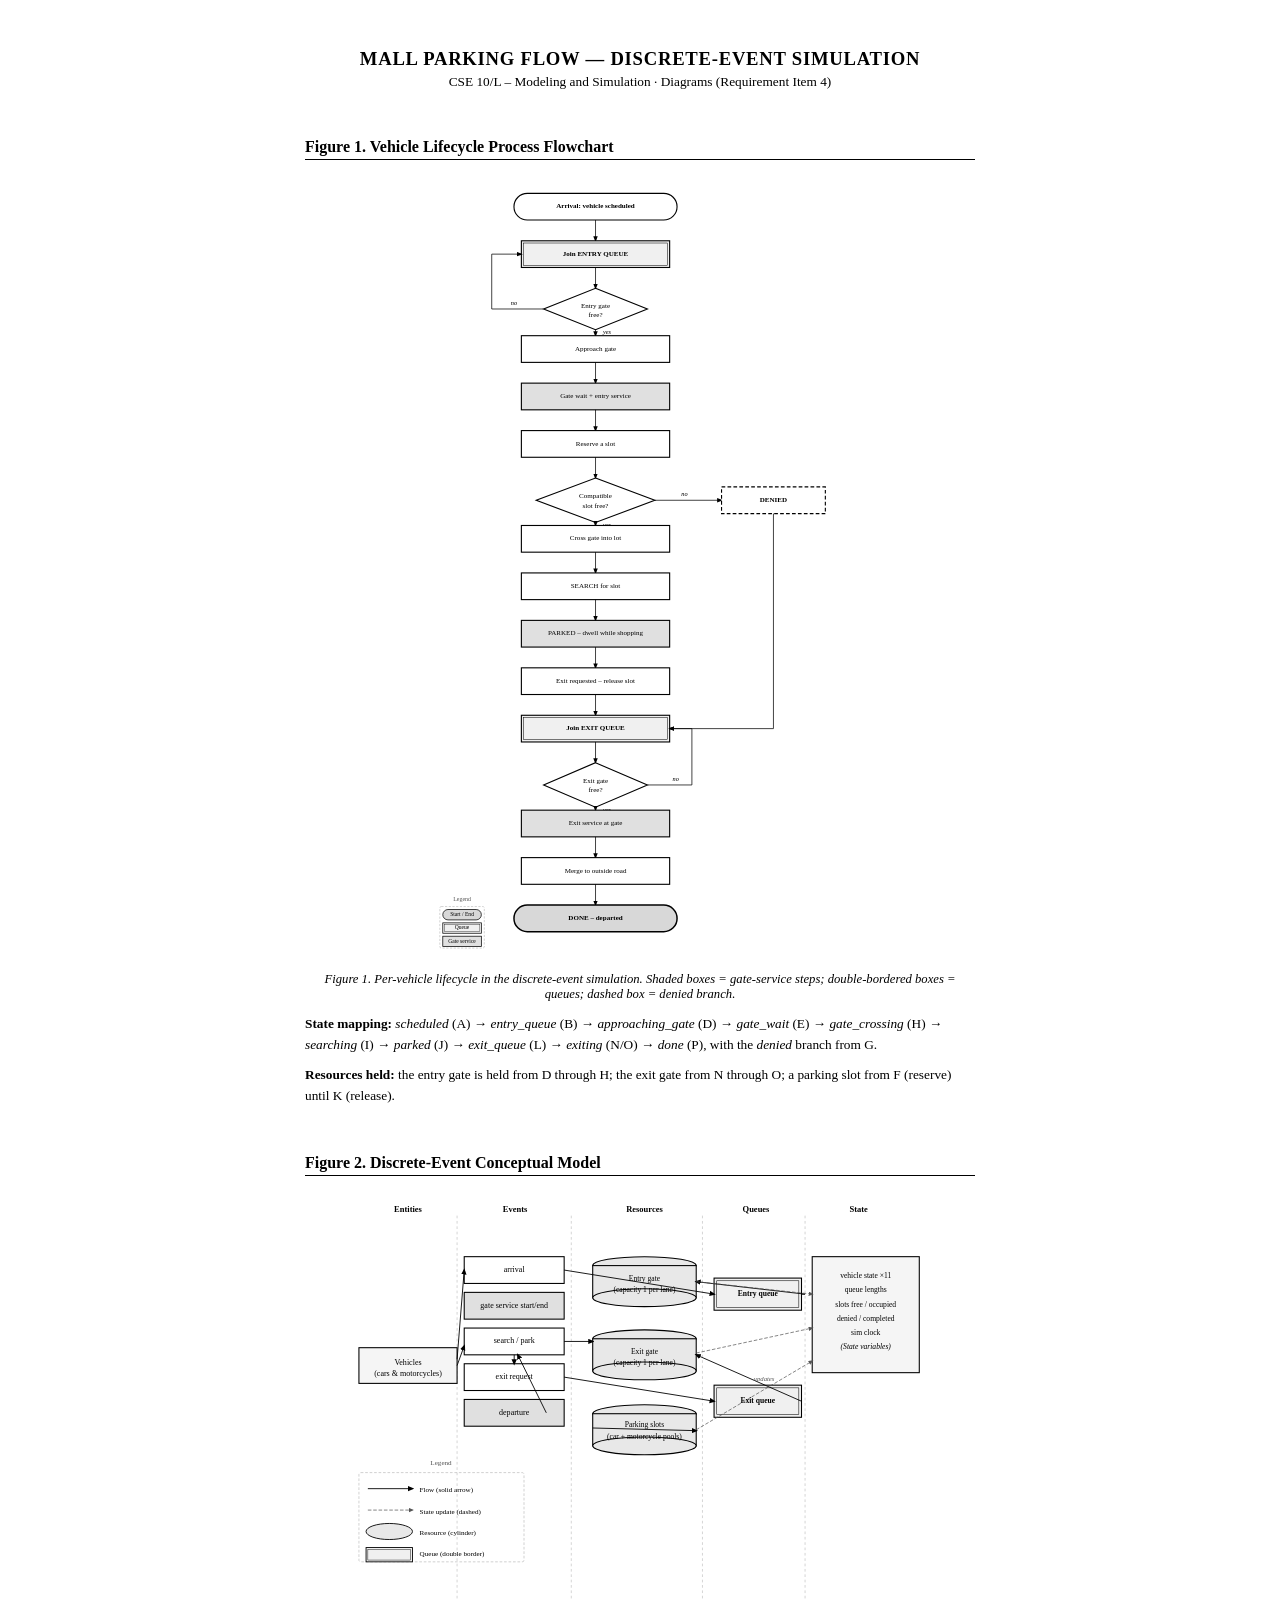
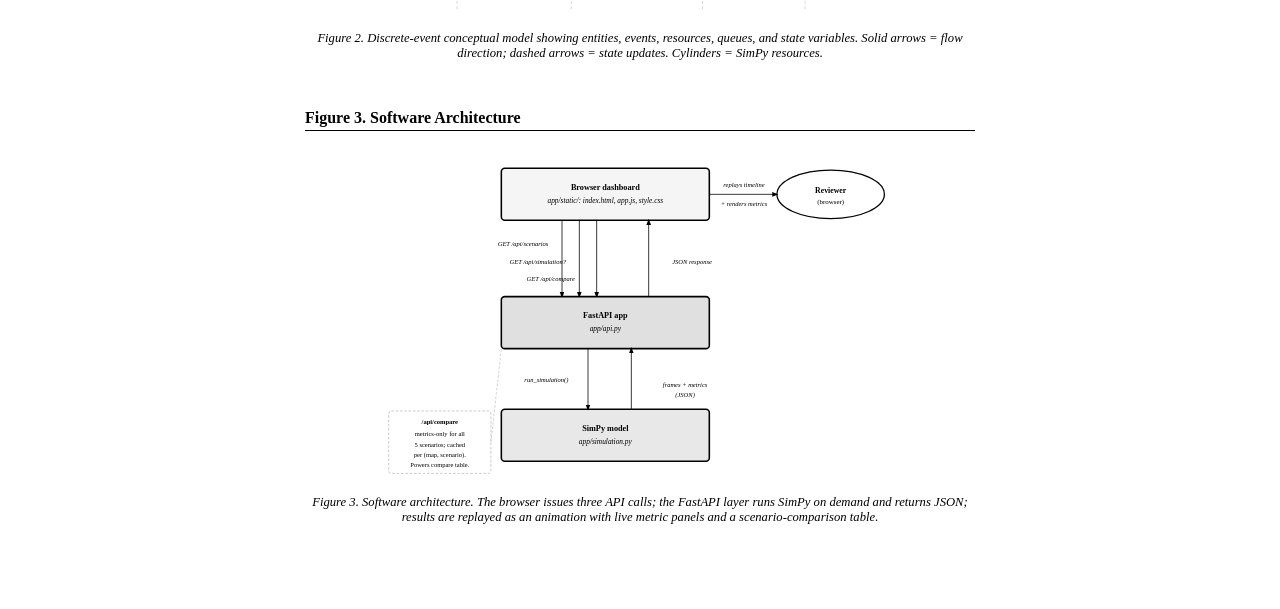
<file: docs/flowcharts.html>
<!DOCTYPE html>
<html lang="en">
<head>
<meta charset="UTF-8">
<title>CSE 10/L – Parking Simulation: Diagrams</title>
<style>
  *, *::before, *::after { box-sizing: border-box; margin: 0; padding: 0; }
  body {
    font-family: "Times New Roman", Times, serif;
    font-size: 12pt;
    color: #000;
    background: #fff;
    max-width: 750px;
    margin: 0 auto;
    padding: 48px 40px 72px;
  }
  h1 {
    font-size: 14pt;
    font-weight: bold;
    text-align: center;
    letter-spacing: 0.04em;
    text-transform: uppercase;
    margin-bottom: 4px;
  }
  h2 {
    font-size: 12pt;
    font-weight: bold;
    margin-top: 48px;
    margin-bottom: 6px;
    border-bottom: 1px solid #000;
    padding-bottom: 3px;
  }
  .subtitle {
    font-size: 10pt;
    text-align: center;
    margin-bottom: 36px;
  }
  .fig-wrap {
    display: flex;
    justify-content: center;
    margin: 20px 0 6px;
  }
  .caption {
    font-size: 9.5pt;
    font-style: italic;
    text-align: center;
    margin-bottom: 12px;
  }
  p.note {
    font-size: 10pt;
    line-height: 1.55;
    margin-top: 10px;
  }
  p.note b { font-style: normal; }

  /* --- shared SVG styles (set on elements via attributes) --- */
</style>
</head>
<body>

<h1>Mall Parking Flow — Discrete-Event Simulation</h1>
<p class="subtitle">CSE 10/L – Modeling and Simulation · Diagrams (Requirement Item 4)</p>

<!-- ================================================================ -->
<h2>Figure 1. Vehicle Lifecycle Process Flowchart</h2>

<div class="fig-wrap">
<!--
  Vertical flowchart.
  Layout (each node centred at cx, cy):
    A  (230, 36)   rounded-rect  "Arrival: vehicle scheduled"
    B  (230, 100)  rect          "Join ENTRY QUEUE"
    C  (230, 164)  diamond       "Entry gate free?"
       yes → D (230, 228)
       no  → back to B (left loop)
    D  (230, 228)  rect          "Approach gate"
    E  (230, 292)  rect          "Gate wait + entry service"
    F  (230, 356)  rect          "Reserve a slot"
    G  (230, 420)  diamond       "Compatible slot free?"
       no  → DEN (440, 420)
       yes → H (230, 484)
    H  (230, 484)  rect          "Cross gate into lot"
    I  (230, 548)  rect          "SEARCH for slot"
    J  (230, 612)  rect          "PARKED – dwell while shopping"
    K  (230, 676)  rect          "Exit requested – release slot"
    DEN(440, 420)  rect (dashed) "DENIED"
    L  (230, 740)  rect          "Join EXIT QUEUE"
    M  (230, 804)  diamond       "Exit gate free?"
       no  → back to L (right loop)
       yes → N (230, 868)
    N  (230, 868)  rect          "Exit service at gate"
    O  (230, 932)  rect          "Merge to outside road"
    P  (230, 996)  rounded-rect  "DONE – departed"
-->
<svg viewBox="0 0 580 1060" width="430" xmlns="http://www.w3.org/2000/svg"
     font-family="Times New Roman, Times, serif" font-size="9.5">

  <!-- ARROW MARKER -->
  <defs>
    <marker id="arr" markerWidth="8" markerHeight="8" refX="6" refY="3" orient="auto">
      <path d="M0,0 L0,6 L8,3 z" fill="#000"/>
    </marker>
    <marker id="arr-d" markerWidth="8" markerHeight="8" refX="6" refY="3" orient="auto">
      <path d="M0,0 L0,6 L8,3 z" fill="#555"/>
    </marker>
  </defs>

  <!-- ---- NODE HELPERS (inline) ---- -->

  <!-- A: start rounded rect -->
  <rect x="120" y="18" width="220" height="36" rx="18" ry="18"
        fill="#fff" stroke="#000" stroke-width="1.5"/>
  <text x="230" y="36" text-anchor="middle" dominant-baseline="middle" font-weight="bold">
    Arrival: vehicle scheduled
  </text>

  <!-- A → B -->
  <line x1="230" y1="54" x2="230" y2="82" stroke="#000" stroke-width="1" marker-end="url(#arr)"/>

  <!-- B: ENTRY QUEUE (double border) -->
  <rect x="130" y="82" width="200" height="36" fill="#f0f0f0" stroke="#000" stroke-width="1.5"/>
  <rect x="133" y="85" width="194" height="30" fill="none" stroke="#000" stroke-width="0.7"/>
  <text x="230" y="100" text-anchor="middle" dominant-baseline="middle" font-weight="bold">
    Join ENTRY QUEUE
  </text>

  <!-- B → C -->
  <line x1="230" y1="118" x2="230" y2="146" stroke="#000" stroke-width="1" marker-end="url(#arr)"/>

  <!-- C: diamond "Entry gate free?" -->
  <polygon points="230,146 300,174 230,202 160,174"
           fill="#fff" stroke="#000" stroke-width="1.5"/>
  <text x="230" y="170" text-anchor="middle" dominant-baseline="middle">Entry gate</text>
  <text x="230" y="182" text-anchor="middle" dominant-baseline="middle">free?</text>

  <!-- C no → loop left back to B -->
  <path d="M160,174 L90,174 L90,100 L130,100" fill="none" stroke="#000" stroke-width="1" marker-end="url(#arr)"/>
  <text x="120" y="168" text-anchor="middle" font-size="8.5" font-style="italic">no</text>

  <!-- C yes → D -->
  <line x1="230" y1="202" x2="230" y2="210" stroke="#000" stroke-width="1" marker-end="url(#arr)"/>
  <text x="240" y="208" font-size="8.5" font-style="italic">yes</text>

  <!-- D: Approach gate -->
  <rect x="130" y="210" width="200" height="36" fill="#fff" stroke="#000" stroke-width="1.5"/>
  <text x="230" y="228" text-anchor="middle" dominant-baseline="middle">Approach gate</text>

  <!-- D → E -->
  <line x1="230" y1="246" x2="230" y2="274" stroke="#000" stroke-width="1" marker-end="url(#arr)"/>

  <!-- E: Gate wait (shaded) -->
  <rect x="130" y="274" width="200" height="36" fill="#e0e0e0" stroke="#000" stroke-width="1.5"/>
  <text x="230" y="292" text-anchor="middle" dominant-baseline="middle">Gate wait + entry service</text>

  <!-- E → F -->
  <line x1="230" y1="310" x2="230" y2="338" stroke="#000" stroke-width="1" marker-end="url(#arr)"/>

  <!-- F: Reserve a slot -->
  <rect x="130" y="338" width="200" height="36" fill="#fff" stroke="#000" stroke-width="1.5"/>
  <text x="230" y="356" text-anchor="middle" dominant-baseline="middle">Reserve a slot</text>

  <!-- F → G -->
  <line x1="230" y1="374" x2="230" y2="402" stroke="#000" stroke-width="1" marker-end="url(#arr)"/>

  <!-- G: diamond "Compatible slot free?" -->
  <polygon points="230,402 310,432 230,462 150,432"
           fill="#fff" stroke="#000" stroke-width="1.5"/>
  <text x="230" y="427" text-anchor="middle" dominant-baseline="middle">Compatible</text>
  <text x="230" y="440" text-anchor="middle" dominant-baseline="middle">slot free?</text>

  <!-- G no → DEN (right) -->
  <path d="M310,432 L400,432" fill="none" stroke="#000" stroke-width="1" marker-end="url(#arr)"/>
  <text x="350" y="426" text-anchor="middle" font-size="8.5" font-style="italic">no</text>

  <!-- DEN: dashed box -->
  <rect x="400" y="414" width="140" height="36" fill="#fff"
        stroke="#000" stroke-width="1.5" stroke-dasharray="5,3"/>
  <text x="470" y="432" text-anchor="middle" dominant-baseline="middle" font-weight="bold">DENIED</text>

  <!-- DEN → L (down then left) -->
  <path d="M470,450 L470,740 L330,740" fill="none" stroke="#000" stroke-width="1" marker-end="url(#arr)"/>

  <!-- G yes → H -->
  <line x1="230" y1="462" x2="230" y2="466" stroke="#000" stroke-width="1" marker-end="url(#arr)"/>
  <text x="240" y="468" font-size="8.5" font-style="italic">yes</text>

  <!-- H: Cross gate into lot -->
  <rect x="130" y="466" width="200" height="36" fill="#fff" stroke="#000" stroke-width="1.5"/>
  <text x="230" y="484" text-anchor="middle" dominant-baseline="middle">Cross gate into lot</text>

  <!-- H → I -->
  <line x1="230" y1="502" x2="230" y2="530" stroke="#000" stroke-width="1" marker-end="url(#arr)"/>

  <!-- I: SEARCH -->
  <rect x="130" y="530" width="200" height="36" fill="#fff" stroke="#000" stroke-width="1.5"/>
  <text x="230" y="548" text-anchor="middle" dominant-baseline="middle">SEARCH for slot</text>

  <!-- I → J -->
  <line x1="230" y1="566" x2="230" y2="594" stroke="#000" stroke-width="1" marker-end="url(#arr)"/>

  <!-- J: PARKED (shaded) -->
  <rect x="130" y="594" width="200" height="36" fill="#e0e0e0" stroke="#000" stroke-width="1.5"/>
  <text x="230" y="612" text-anchor="middle" dominant-baseline="middle">PARKED – dwell while shopping</text>

  <!-- J → K -->
  <line x1="230" y1="630" x2="230" y2="658" stroke="#000" stroke-width="1" marker-end="url(#arr)"/>

  <!-- K: Exit requested -->
  <rect x="130" y="658" width="200" height="36" fill="#fff" stroke="#000" stroke-width="1.5"/>
  <text x="230" y="676" text-anchor="middle" dominant-baseline="middle">Exit requested – release slot</text>

  <!-- K → L -->
  <line x1="230" y1="694" x2="230" y2="722" stroke="#000" stroke-width="1" marker-end="url(#arr)"/>

  <!-- L: EXIT QUEUE (double border) -->
  <rect x="130" y="722" width="200" height="36" fill="#f0f0f0" stroke="#000" stroke-width="1.5"/>
  <rect x="133" y="725" width="194" height="30" fill="none" stroke="#000" stroke-width="0.7"/>
  <text x="230" y="740" text-anchor="middle" dominant-baseline="middle" font-weight="bold">
    Join EXIT QUEUE
  </text>

  <!-- L → M -->
  <line x1="230" y1="758" x2="230" y2="786" stroke="#000" stroke-width="1" marker-end="url(#arr)"/>

  <!-- M: diamond "Exit gate free?" -->
  <polygon points="230,786 300,816 230,846 160,816"
           fill="#fff" stroke="#000" stroke-width="1.5"/>
  <text x="230" y="811" text-anchor="middle" dominant-baseline="middle">Exit gate</text>
  <text x="230" y="823" text-anchor="middle" dominant-baseline="middle">free?</text>

  <!-- M no → loop right back to L -->
  <path d="M300,816 L360,816 L360,740 L330,740" fill="none" stroke="#000" stroke-width="1" marker-end="url(#arr)"/>
  <text x="334" y="810" text-anchor="start" font-size="8.5" font-style="italic">no</text>

  <!-- M yes → N -->
  <line x1="230" y1="846" x2="230" y2="850" stroke="#000" stroke-width="1" marker-end="url(#arr)"/>
  <text x="240" y="852" font-size="8.5" font-style="italic">yes</text>

  <!-- N: Exit service (shaded) -->
  <rect x="130" y="850" width="200" height="36" fill="#e0e0e0" stroke="#000" stroke-width="1.5"/>
  <text x="230" y="868" text-anchor="middle" dominant-baseline="middle">Exit service at gate</text>

  <!-- N → O -->
  <line x1="230" y1="886" x2="230" y2="914" stroke="#000" stroke-width="1" marker-end="url(#arr)"/>

  <!-- O: Merge to outside road -->
  <rect x="130" y="914" width="200" height="36" fill="#fff" stroke="#000" stroke-width="1.5"/>
  <text x="230" y="932" text-anchor="middle" dominant-baseline="middle">Merge to outside road</text>

  <!-- O → P -->
  <line x1="230" y1="950" x2="230" y2="978" stroke="#000" stroke-width="1" marker-end="url(#arr)"/>

  <!-- P: end rounded rect (DONE) -->
  <rect x="120" y="978" width="220" height="36" rx="18" ry="18"
        fill="#d8d8d8" stroke="#000" stroke-width="2"/>
  <text x="230" y="996" text-anchor="middle" dominant-baseline="middle" font-weight="bold">
    DONE – departed
  </text>

  <!-- LEGEND -->
  <rect x="20" y="980" width="60" height="56" rx="2" fill="none" stroke="#888" stroke-width="0.5" stroke-dasharray="3,2"/>
  <text x="50" y="972" text-anchor="middle" font-size="8" fill="#555">Legend</text>
  <!-- start/end -->
  <rect x="24" y="984" width="52" height="14" rx="7" fill="#d8d8d8" stroke="#000" stroke-width="1"/>
  <text x="50" y="991" text-anchor="middle" dominant-baseline="middle" font-size="7.5">Start / End</text>
  <!-- queue -->
  <rect x="24" y="1002" width="52" height="14" fill="#f0f0f0" stroke="#000" stroke-width="1"/>
  <rect x="26" y="1004" width="48" height="10" fill="none" stroke="#000" stroke-width="0.5"/>
  <text x="50" y="1009" text-anchor="middle" dominant-baseline="middle" font-size="7.5">Queue</text>
  <!-- gate service -->
  <rect x="24" y="1020" width="52" height="14" fill="#e0e0e0" stroke="#000" stroke-width="1"/>
  <text x="50" y="1027" text-anchor="middle" dominant-baseline="middle" font-size="7.5">Gate service</text>

</svg>
</div>
<p class="caption">Figure 1. Per-vehicle lifecycle in the discrete-event simulation. Shaded boxes = gate-service steps; double-bordered boxes = queues; dashed box = denied branch.</p>
<p class="note"><b>State mapping:</b> <i>scheduled</i> (A) → <i>entry_queue</i> (B) → <i>approaching_gate</i> (D) → <i>gate_wait</i> (E) → <i>gate_crossing</i> (H) → <i>searching</i> (I) → <i>parked</i> (J) → <i>exit_queue</i> (L) → <i>exiting</i> (N/O) → <i>done</i> (P), with the <i>denied</i> branch from G.</p>
<p class="note"><b>Resources held:</b> the entry gate is held from D through H; the exit gate from N through O; a parking slot from F (reserve) until K (release).</p>


<!-- ================================================================ -->
<h2>Figure 2. Discrete-Event Conceptual Model</h2>

<div class="fig-wrap">
<!--
  Left-to-right swimlane showing the five DES groups:
  Entities → Events → Resources → Queues → State
  Each group in a vertical column (swimlane).
  Arrows flow left-to-right along two horizontal paths.
  Dashed "updates" arrows go to State from Resources.

  Column x-centres: 60, 175, 310, 430, 545
  All nodes at y=200 (horizontal lane).
-->
<svg viewBox="0 0 650 480" width="580" xmlns="http://www.w3.org/2000/svg"
     font-family="Times New Roman, Times, serif" font-size="9">
  <defs>
    <marker id="arr2" markerWidth="7" markerHeight="7" refX="5" refY="3" orient="auto">
      <path d="M0,0 L0,6 L7,3 z" fill="#000"/>
    </marker>
    <marker id="arr2d" markerWidth="7" markerHeight="7" refX="5" refY="3" orient="auto">
      <path d="M0,0 L0,6 L7,3 z" fill="#555"/>
    </marker>
  </defs>

  <!-- Column headers -->
  <text x="65"  y="18" text-anchor="middle" font-weight="bold" font-size="9.5">Entities</text>
  <text x="185" y="18" text-anchor="middle" font-weight="bold" font-size="9.5">Events</text>
  <text x="330" y="18" text-anchor="middle" font-weight="bold" font-size="9.5">Resources</text>
  <text x="455" y="18" text-anchor="middle" font-weight="bold" font-size="9.5">Queues</text>
  <text x="570" y="18" text-anchor="middle" font-weight="bold" font-size="9.5">State</text>

  <!-- Column separator lines -->
  <line x1="120" y1="22" x2="120" y2="465" stroke="#bbb" stroke-width="0.7" stroke-dasharray="3,3"/>
  <line x1="248" y1="22" x2="248" y2="465" stroke="#bbb" stroke-width="0.7" stroke-dasharray="3,3"/>
  <line x1="395" y1="22" x2="395" y2="465" stroke="#bbb" stroke-width="0.7" stroke-dasharray="3,3"/>
  <line x1="510" y1="22" x2="510" y2="465" stroke="#bbb" stroke-width="0.7" stroke-dasharray="3,3"/>

  <!-- ---- ENTITIES ---- -->
  <!-- V: Vehicles -->
  <rect x="10" y="170" width="110" height="40" fill="#f5f5f5" stroke="#000" stroke-width="1.2"/>
  <text x="65" y="187" text-anchor="middle" dominant-baseline="middle">Vehicles</text>
  <text x="65" y="200" text-anchor="middle" dominant-baseline="middle">(cars &amp; motorcycles)</text>

  <!-- ---- EVENTS column ---- -->
  <!-- EA: arrival -->
  <rect x="128" y="68" width="112" height="30" fill="#fff" stroke="#000" stroke-width="1.2"/>
  <text x="184" y="83" text-anchor="middle" dominant-baseline="middle">arrival</text>

  <!-- ES: gate service -->
  <rect x="128" y="108" width="112" height="30" fill="#e0e0e0" stroke="#000" stroke-width="1.2"/>
  <text x="184" y="123" text-anchor="middle" dominant-baseline="middle">gate service start/end</text>

  <!-- ESR: search/park -->
  <rect x="128" y="148" width="112" height="30" fill="#fff" stroke="#000" stroke-width="1.2"/>
  <text x="184" y="163" text-anchor="middle" dominant-baseline="middle">search / park</text>

  <!-- EX: exit request -->
  <rect x="128" y="188" width="112" height="30" fill="#fff" stroke="#000" stroke-width="1.2"/>
  <text x="184" y="203" text-anchor="middle" dominant-baseline="middle">exit request</text>

  <!-- ED: departure -->
  <rect x="128" y="228" width="112" height="30" fill="#e0e0e0" stroke="#000" stroke-width="1.2"/>
  <text x="184" y="243" text-anchor="middle" dominant-baseline="middle">departure</text>

  <!-- ---- RESOURCES column ---- -->
  <!-- Entry gate (cylinder) -->
  <ellipse cx="330" cy="78" rx="58" ry="10" fill="#e8e8e8" stroke="#000" stroke-width="1.2"/>
  <rect x="272" y="78" width="116" height="36" fill="#e8e8e8" stroke="#000" stroke-width="1.2"/>
  <ellipse cx="330" cy="114" rx="58" ry="10" fill="#e8e8e8" stroke="#000" stroke-width="1.2"/>
  <text x="330" y="93"  text-anchor="middle" dominant-baseline="middle" font-size="8.5">Entry gate</text>
  <text x="330" y="106" text-anchor="middle" dominant-baseline="middle" font-size="8.5">(capacity 1 per lane)</text>

  <!-- Exit gate (cylinder) -->
  <ellipse cx="330" cy="160" rx="58" ry="10" fill="#e8e8e8" stroke="#000" stroke-width="1.2"/>
  <rect x="272" y="160" width="116" height="36" fill="#e8e8e8" stroke="#000" stroke-width="1.2"/>
  <ellipse cx="330" cy="196" rx="58" ry="10" fill="#e8e8e8" stroke="#000" stroke-width="1.2"/>
  <text x="330" y="175" text-anchor="middle" dominant-baseline="middle" font-size="8.5">Exit gate</text>
  <text x="330" y="188" text-anchor="middle" dominant-baseline="middle" font-size="8.5">(capacity 1 per lane)</text>

  <!-- Parking slots (cylinder) -->
  <ellipse cx="330" cy="244" rx="58" ry="10" fill="#e8e8e8" stroke="#000" stroke-width="1.2"/>
  <rect x="272" y="244" width="116" height="36" fill="#e8e8e8" stroke="#000" stroke-width="1.2"/>
  <ellipse cx="330" cy="280" rx="58" ry="10" fill="#e8e8e8" stroke="#000" stroke-width="1.2"/>
  <text x="330" y="257" text-anchor="middle" dominant-baseline="middle" font-size="8.5">Parking slots</text>
  <text x="330" y="270" text-anchor="middle" dominant-baseline="middle" font-size="8.5">(car + motorcycle pools)</text>

  <!-- ---- QUEUES column ---- -->
  <!-- Entry queue (double border) -->
  <rect x="408" y="92" width="98" height="36" fill="#f0f0f0" stroke="#000" stroke-width="1.2"/>
  <rect x="411" y="95" width="92" height="30" fill="none" stroke="#000" stroke-width="0.6"/>
  <text x="457" y="110" text-anchor="middle" dominant-baseline="middle" font-weight="bold" font-size="8.5">Entry queue</text>

  <!-- Exit queue (double border) -->
  <rect x="408" y="212" width="98" height="36" fill="#f0f0f0" stroke="#000" stroke-width="1.2"/>
  <rect x="411" y="215" width="92" height="30" fill="none" stroke="#000" stroke-width="0.6"/>
  <text x="457" y="230" text-anchor="middle" dominant-baseline="middle" font-weight="bold" font-size="8.5">Exit queue</text>

  <!-- ---- STATE column ---- -->
  <rect x="518" y="68" width="120" height="130" fill="#f5f5f5" stroke="#000" stroke-width="1.2"/>
  <text x="578" y="90"  text-anchor="middle" dominant-baseline="middle" font-size="8.5">vehicle state ×11</text>
  <text x="578" y="106" text-anchor="middle" dominant-baseline="middle" font-size="8.5">queue lengths</text>
  <text x="578" y="122" text-anchor="middle" dominant-baseline="middle" font-size="8.5">slots free / occupied</text>
  <text x="578" y="138" text-anchor="middle" dominant-baseline="middle" font-size="8.5">denied / completed</text>
  <text x="578" y="154" text-anchor="middle" dominant-baseline="middle" font-size="8.5">sim clock</text>
  <text x="578" y="170" text-anchor="middle" dominant-baseline="middle" font-size="8.5" font-style="italic">(State variables)</text>

  <!-- ===== FLOW ARROWS ===== -->
  <!-- Top path: V → arrival → entry queue → entry gate → search/park → parking slots -->
  <!-- V → EA -->
  <path d="M120,183 L128,83" fill="none" stroke="#000" stroke-width="1" marker-end="url(#arr2)"/>
  <!-- EA → EQ -->
  <line x1="240" y1="83" x2="408" y2="110" stroke="#000" stroke-width="1" marker-end="url(#arr2)"/>
  <!-- EQ → entry gate -->
  <line x1="506" y1="110" x2="510" y2="110" stroke="#000" stroke-width="1"/>
  <path d="M510,110 L388,96" fill="none" stroke="#000" stroke-width="1" marker-end="url(#arr2)"/>
  <!-- gate service → search/park label -->
  <line x1="240" y1="163" x2="272" y2="163" stroke="#000" stroke-width="1" marker-end="url(#arr2)"/>
  <!-- search/park → parking slots -->
  <line x1="388" y1="260" x2="272" y2="263" stroke="#000" stroke-width="1" marker-end="url(#arr2)" transform="scale(-1,1) translate(-660,0)"/>

  <!-- Bottom path: search/park → exit request → exit queue → exit gate → departure -->
  <!-- ESR → EX -->
  <line x1="184" y1="178" x2="184" y2="188" stroke="#000" stroke-width="1" marker-end="url(#arr2)"/>
  <!-- EX → XQ -->
  <line x1="240" y1="203" x2="408" y2="230" stroke="#000" stroke-width="1" marker-end="url(#arr2)"/>
  <!-- XQ → exit gate -->
  <path d="M506,230 L388,178" fill="none" stroke="#000" stroke-width="1" marker-end="url(#arr2)"/>
  <!-- exit gate → departure -->
  <line x1="240" y1="243" x2="272" y2="178" stroke="#000" stroke-width="1" marker-end="url(#arr2)" transform="scale(-1,1) translate(-460,0)"/>

  <!-- Dashed "updates" arrows: resources → State -->
  <!-- entry gate → state -->
  <line x1="388" y1="96" x2="518" y2="110" stroke="#555" stroke-width="0.8" stroke-dasharray="4,2" marker-end="url(#arr2d)"/>
  <!-- exit gate → state -->
  <line x1="388" y1="176" x2="518" y2="148" stroke="#555" stroke-width="0.8" stroke-dasharray="4,2" marker-end="url(#arr2d)"/>
  <!-- parking slots → state -->
  <line x1="388" y1="262" x2="518" y2="185" stroke="#555" stroke-width="0.8" stroke-dasharray="4,2" marker-end="url(#arr2d)"/>
  <!-- dashed label -->
  <text x="464" y="207" text-anchor="middle" font-size="7.5" font-style="italic" fill="#555">updates</text>

  <!-- Main flow path markers (cleaner horizontal) -->
  <!-- V → events (main horizontal) -->
  <line x1="120" y1="190" x2="128" y2="168" stroke="#000" stroke-width="1" marker-end="url(#arr2)"/>

  <!-- Legend -->
  <rect x="10" y="310" width="185" height="100" rx="2" fill="none" stroke="#aaa" stroke-width="0.6" stroke-dasharray="3,2"/>
  <text x="102" y="302" text-anchor="middle" font-size="8" fill="#555">Legend</text>
  <line x1="20" y1="328" x2="70" y2="328" stroke="#000" stroke-width="1" marker-end="url(#arr2)"/>
  <text x="78" y="332" font-size="8">Flow (solid arrow)</text>
  <line x1="20" y1="352" x2="70" y2="352" stroke="#555" stroke-width="0.8" stroke-dasharray="4,2" marker-end="url(#arr2d)"/>
  <text x="78" y="356" font-size="8">State update (dashed)</text>
  <ellipse cx="44" cy="376" rx="26" ry="9" fill="#e8e8e8" stroke="#000" stroke-width="1"/>
  <text x="78" y="380" font-size="8">Resource (cylinder)</text>
  <rect x="18" y="394" width="52" height="16" fill="#f0f0f0" stroke="#000" stroke-width="1"/>
  <rect x="20" y="396" width="48" height="12" fill="none" stroke="#000" stroke-width="0.5"/>
  <text x="78" y="404" font-size="8">Queue (double border)</text>

</svg>
</div>
<p class="caption">Figure 2. Discrete-event conceptual model showing entities, events, resources, queues, and state variables. Solid arrows = flow direction; dashed arrows = state updates. Cylinders = SimPy resources.</p>


<!-- ================================================================ -->
<h2>Figure 3. Software Architecture</h2>

<div class="fig-wrap">
<!--
  Three-tier vertical diagram:
    Browser dashboard (top)
      ↓↑ GET /api/scenarios
      ↓↑ GET /api/simulation?scenario=
      ↓↑ GET /api/compare
    FastAPI app (middle)
      ↓↑ run_simulation()
    SimPy model (bottom)
      → frames + metrics (JSON) → API → Browser
      → Browser replays timeline → Reviewer (right)
-->
<svg viewBox="0 0 600 390" width="520" xmlns="http://www.w3.org/2000/svg"
     font-family="Times New Roman, Times, serif" font-size="9.5">
  <defs>
    <marker id="arr3" markerWidth="8" markerHeight="8" refX="6" refY="3" orient="auto">
      <path d="M0,0 L0,6 L8,3 z" fill="#000"/>
    </marker>
    <marker id="arr3r" markerWidth="8" markerHeight="8" refX="2" refY="3" orient="auto">
      <path d="M8,0 L8,6 L0,3 z" fill="#000"/>
    </marker>
  </defs>

  <!-- Browser dashboard -->
  <rect x="140" y="20" width="240" height="60" rx="4"
        fill="#f5f5f5" stroke="#000" stroke-width="1.8"/>
  <text x="260" y="43" text-anchor="middle" dominant-baseline="middle" font-weight="bold">Browser dashboard</text>
  <text x="260" y="58" text-anchor="middle" dominant-baseline="middle" font-style="italic" font-size="8.5">app/static/: index.html, app.js, style.css</text>

  <!-- API arrows (left side, going down) -->
  <!-- three labeled arrows between browser and API -->
  <!-- arrow down: GET /api/scenarios -->
  <line x1="210" y1="80" x2="210" y2="168" stroke="#000" stroke-width="0.9" marker-end="url(#arr3)"/>
  <text x="165" y="110" text-anchor="middle" font-size="7.5" font-style="italic">GET /api/scenarios</text>
  <!-- arrow down: GET /api/simulation -->
  <line x1="230" y1="80" x2="230" y2="168" stroke="#000" stroke-width="0.9" marker-end="url(#arr3)"/>
  <text x="182" y="130" text-anchor="middle" font-size="7.5" font-style="italic">GET /api/simulation?</text>
  <!-- arrow down: GET /api/compare -->
  <line x1="250" y1="80" x2="250" y2="168" stroke="#000" stroke-width="0.9" marker-end="url(#arr3)"/>
  <text x="197" y="150" text-anchor="middle" font-size="7.5" font-style="italic">GET /api/compare</text>

  <!-- arrow up: JSON response -->
  <line x1="310" y1="168" x2="310" y2="80" stroke="#000" stroke-width="0.9" marker-end="url(#arr3)"/>
  <text x="360" y="130" text-anchor="middle" font-size="7.5" font-style="italic">JSON response</text>

  <!-- FastAPI app -->
  <rect x="140" y="168" width="240" height="60" rx="4"
        fill="#e0e0e0" stroke="#000" stroke-width="1.8"/>
  <text x="260" y="191" text-anchor="middle" dominant-baseline="middle" font-weight="bold">FastAPI app</text>
  <text x="260" y="206" text-anchor="middle" dominant-baseline="middle" font-style="italic" font-size="8.5">app/api.py</text>

  <!-- API → SimPy -->
  <line x1="240" y1="228" x2="240" y2="298" stroke="#000" stroke-width="0.9" marker-end="url(#arr3)"/>
  <text x="192" y="266" text-anchor="middle" font-size="7.5" font-style="italic">run_simulation()</text>
  <!-- SimPy → API -->
  <line x1="290" y1="298" x2="290" y2="228" stroke="#000" stroke-width="0.9" marker-end="url(#arr3)"/>
  <text x="352" y="272" text-anchor="middle" font-size="7.5" font-style="italic">frames + metrics</text>
  <text x="352" y="284" text-anchor="middle" font-size="7.5" font-style="italic">(JSON)</text>

  <!-- SimPy model -->
  <rect x="140" y="298" width="240" height="60" rx="4"
        fill="#e8e8e8" stroke="#000" stroke-width="1.8"/>
  <text x="260" y="321" text-anchor="middle" dominant-baseline="middle" font-weight="bold">SimPy model</text>
  <text x="260" y="336" text-anchor="middle" dominant-baseline="middle" font-style="italic" font-size="8.5">app/simulation.py</text>

  <!-- Reviewer (oval) on the right -->
  <ellipse cx="520" cy="50" rx="62" ry="28" fill="#fff" stroke="#000" stroke-width="1.5"/>
  <text x="520" y="46" text-anchor="middle" dominant-baseline="middle" font-weight="bold" font-size="9">Reviewer</text>
  <text x="520" y="59" text-anchor="middle" dominant-baseline="middle" font-size="8">(browser)</text>

  <!-- Browser → Reviewer -->
  <path d="M380,50 L458,50" fill="none" stroke="#000" stroke-width="0.9" marker-end="url(#arr3)"/>
  <text x="420" y="42" text-anchor="middle" font-size="7.5" font-style="italic">replays timeline</text>
  <text x="420" y="63" text-anchor="middle" font-size="7.5" font-style="italic">+ renders metrics</text>

  <!-- note box bottom-left -->
  <rect x="10" y="300" width="118" height="72" rx="3" fill="none" stroke="#aaa" stroke-width="0.7" stroke-dasharray="3,2"/>
  <text x="69" y="315" text-anchor="middle" font-size="7.5" font-weight="bold">/api/compare</text>
  <text x="69" y="329" text-anchor="middle" font-size="7.5">metrics-only for all</text>
  <text x="69" y="341" text-anchor="middle" font-size="7.5">5 scenarios; cached</text>
  <text x="69" y="353" text-anchor="middle" font-size="7.5">per (map, scenario).</text>
  <text x="69" y="365" text-anchor="middle" font-size="7.5">Powers compare table.</text>
  <line x1="128" y1="336" x2="140" y2="228" stroke="#aaa" stroke-width="0.6" stroke-dasharray="3,2"/>

</svg>
</div>
<p class="caption">Figure 3. Software architecture. The browser issues three API calls; the FastAPI layer runs SimPy on demand and returns JSON; results are replayed as an animation with live metric panels and a scenario-comparison table.</p>

</body>
</html>
</file>
